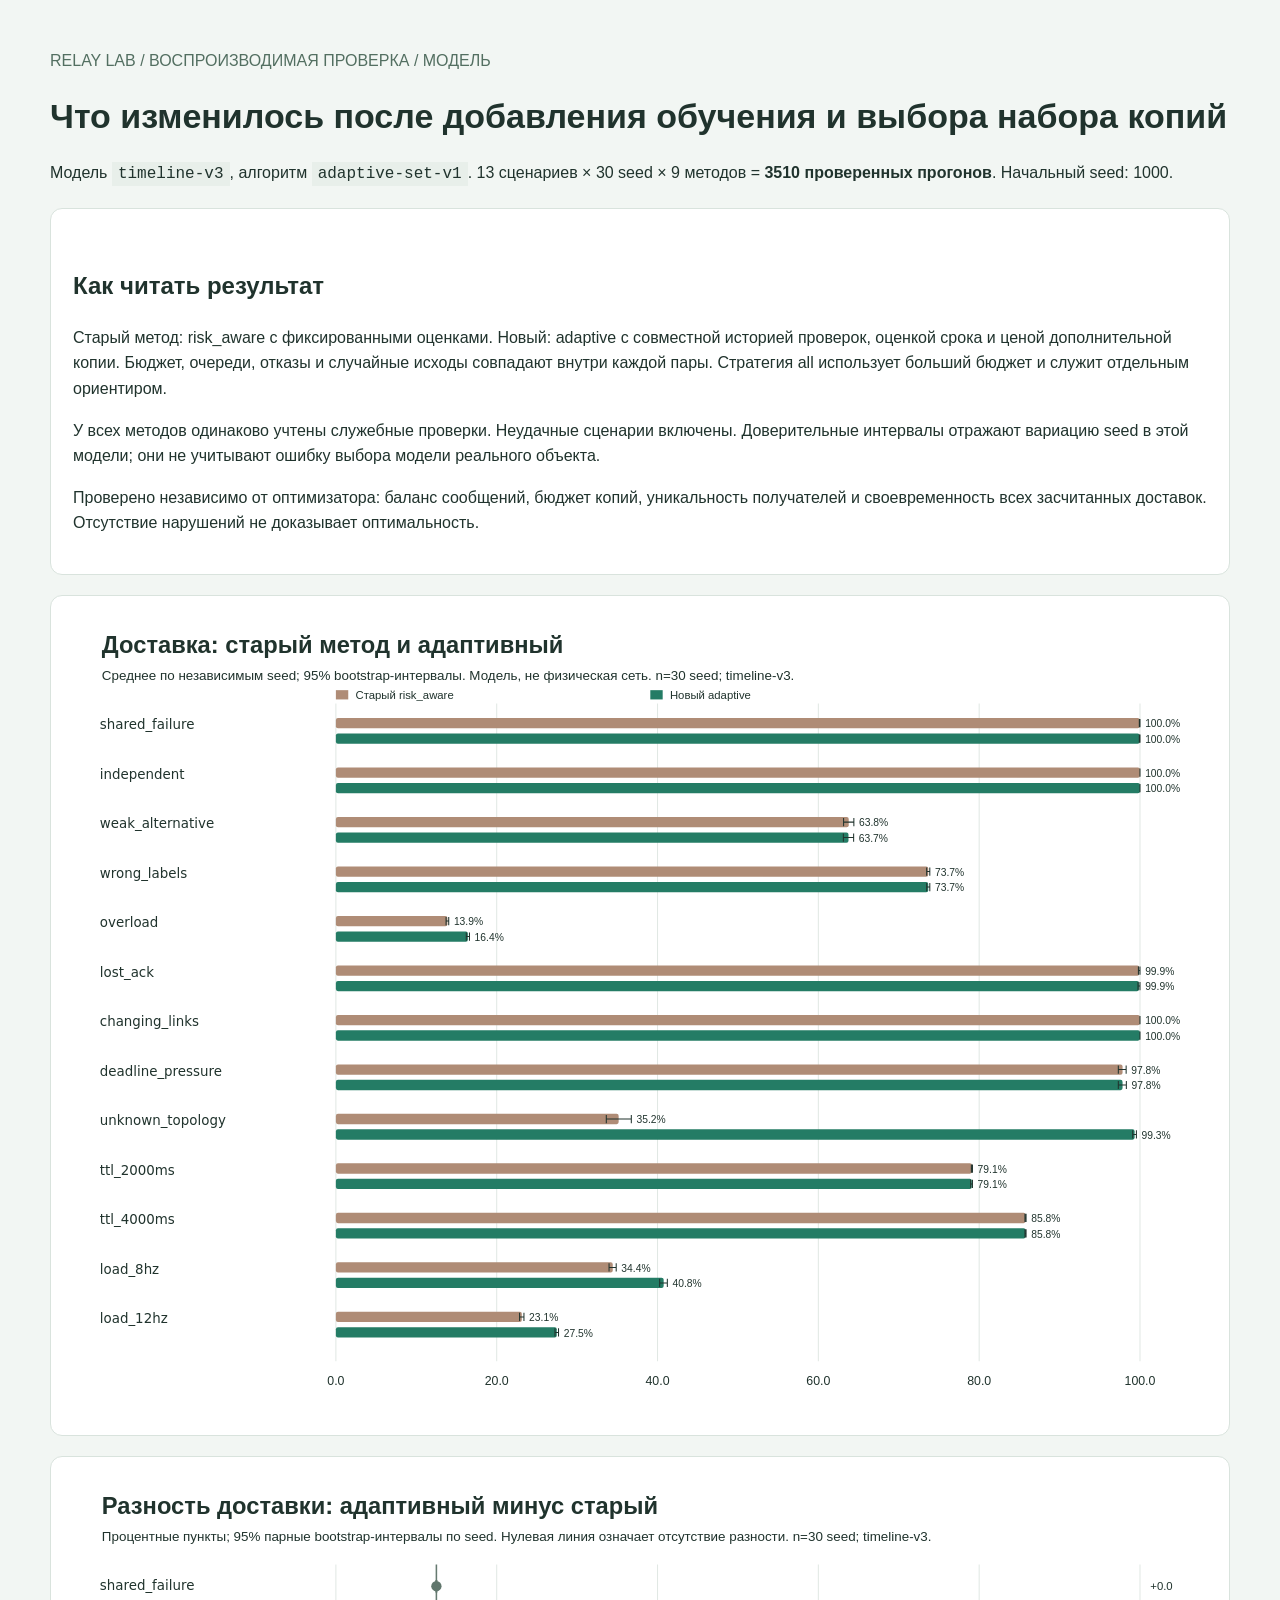
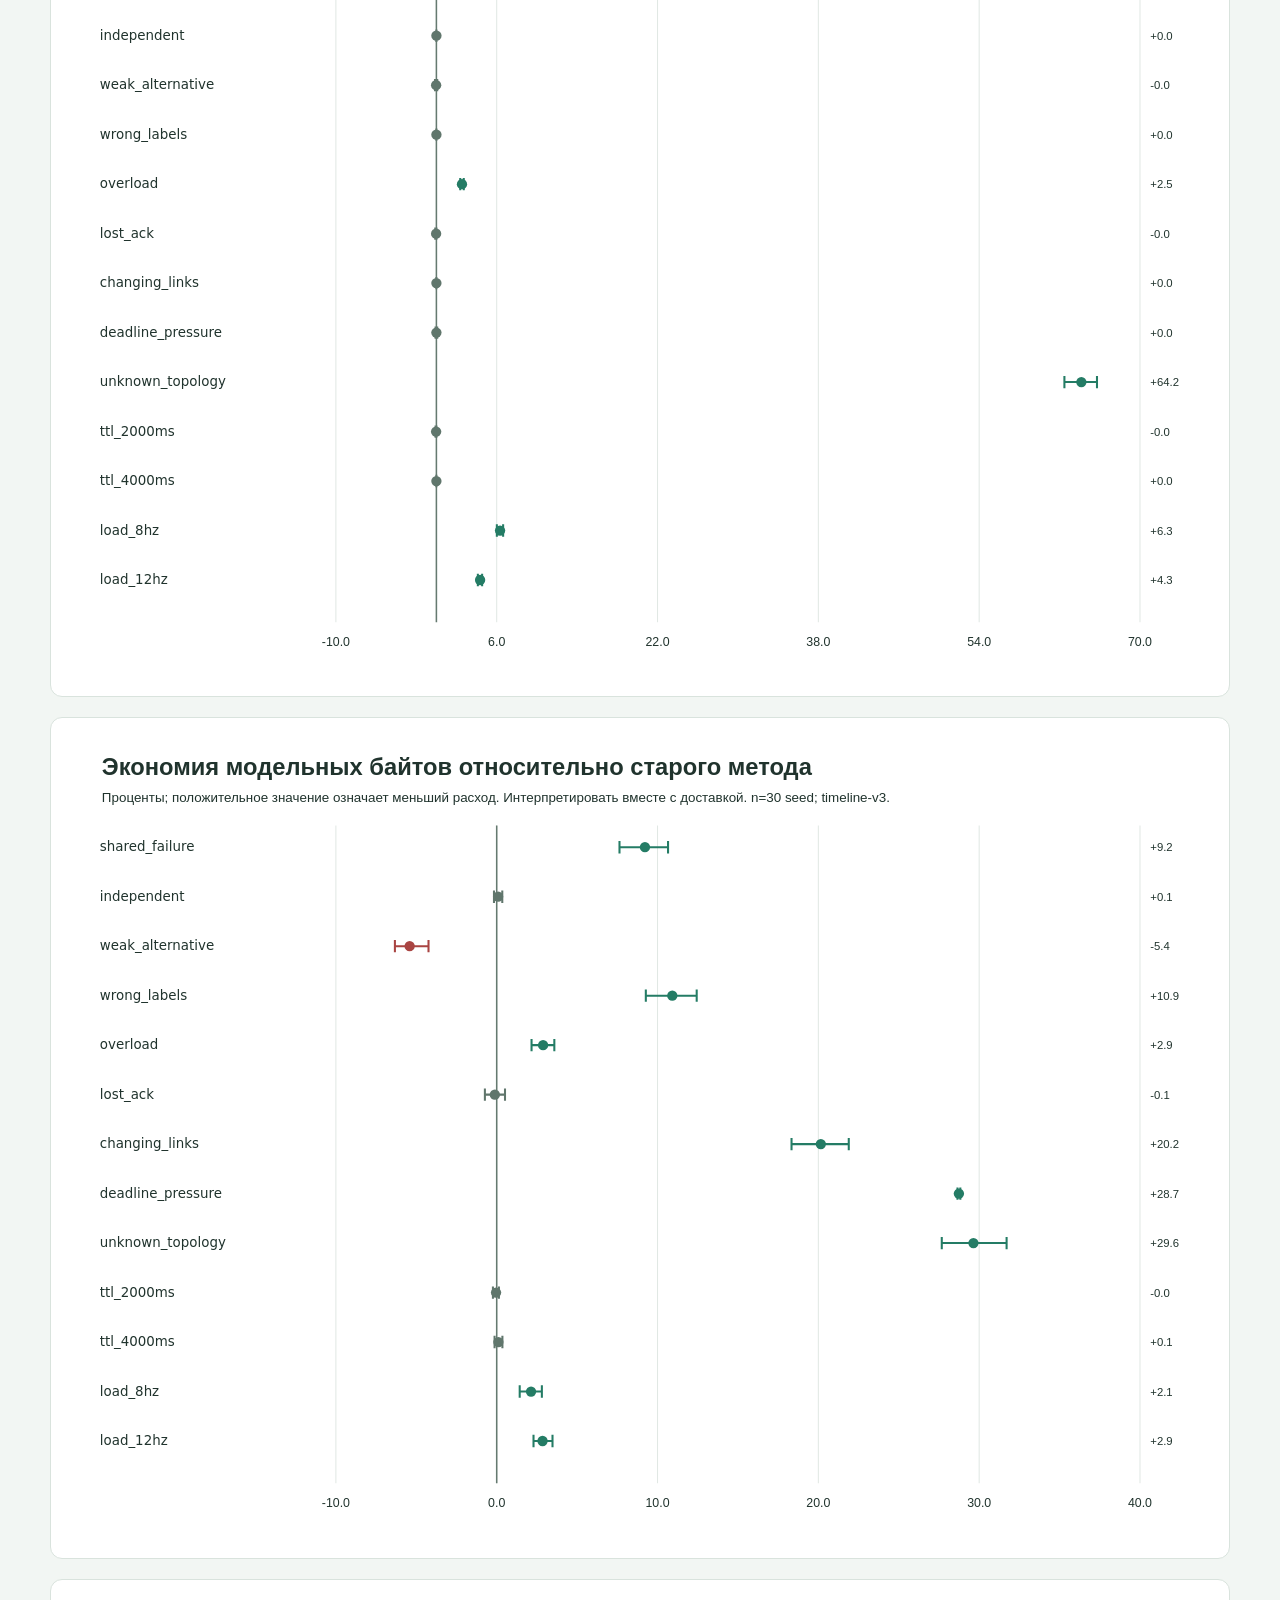
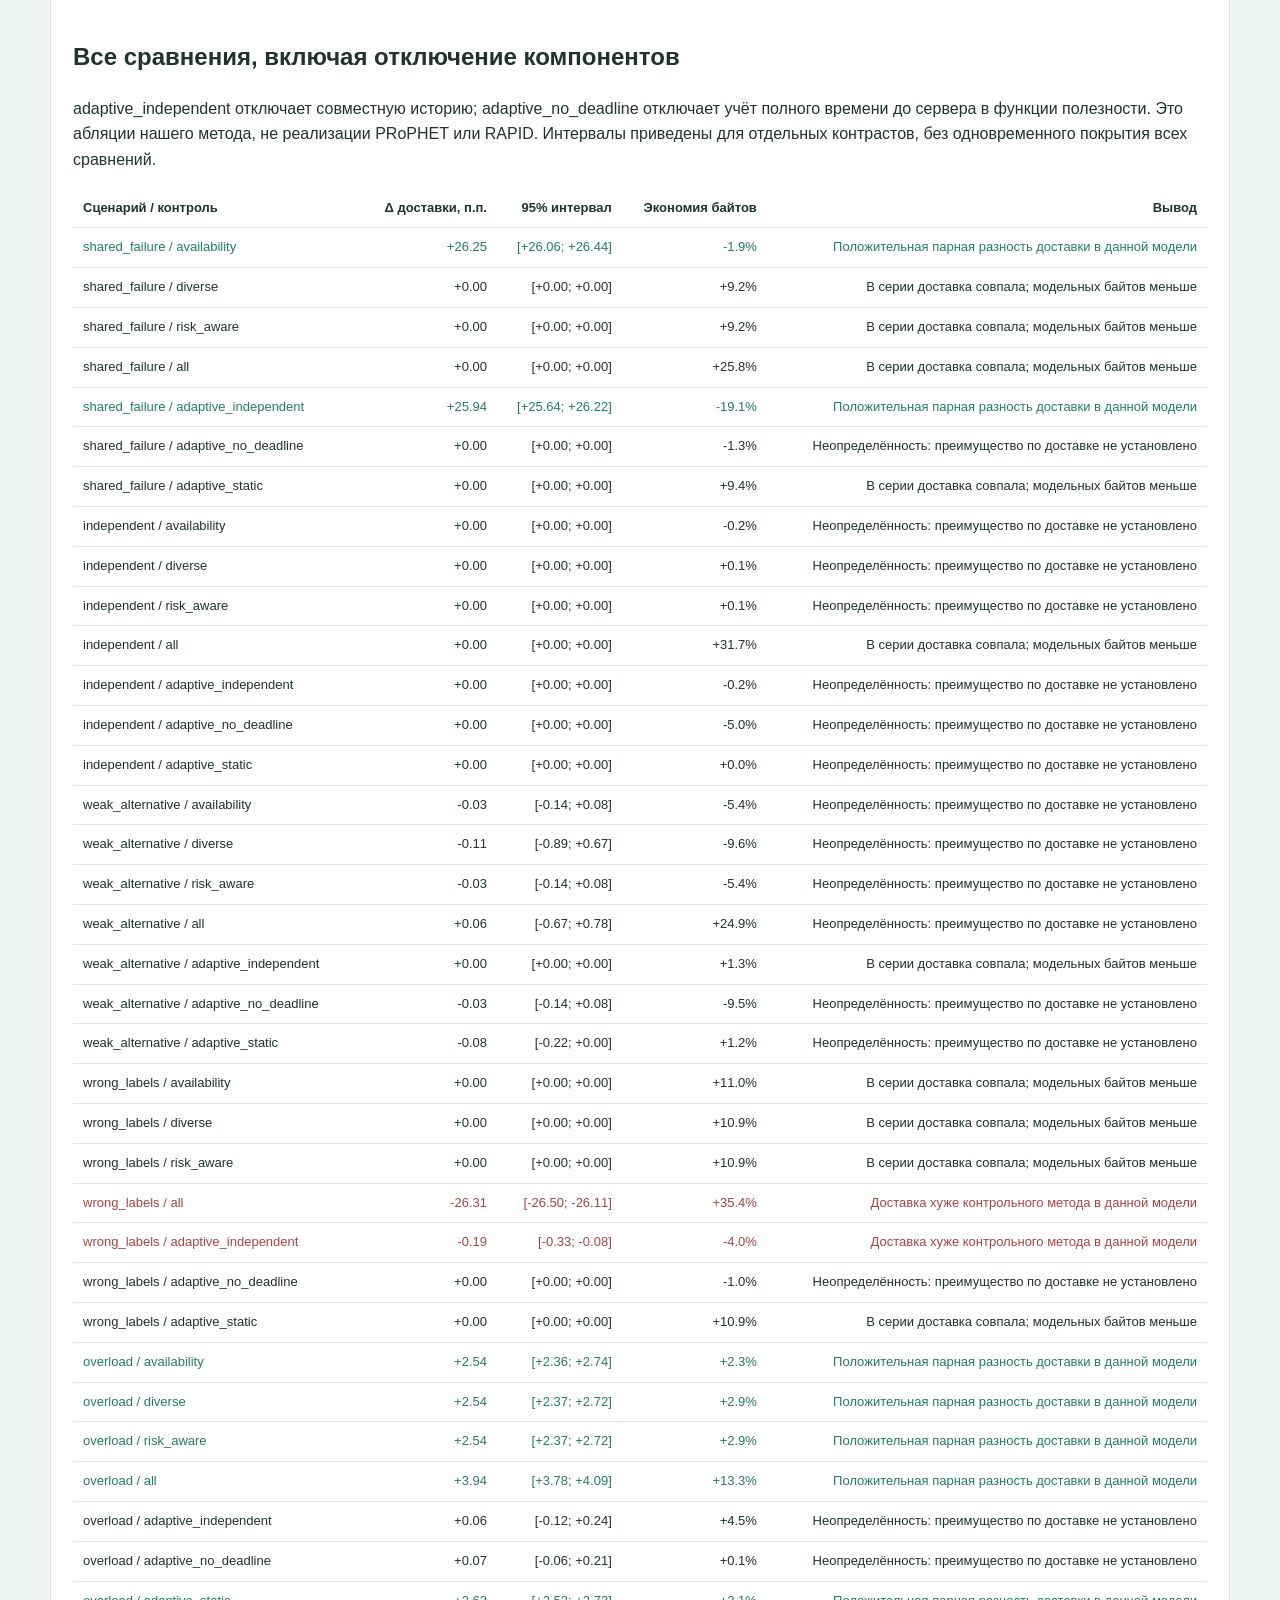
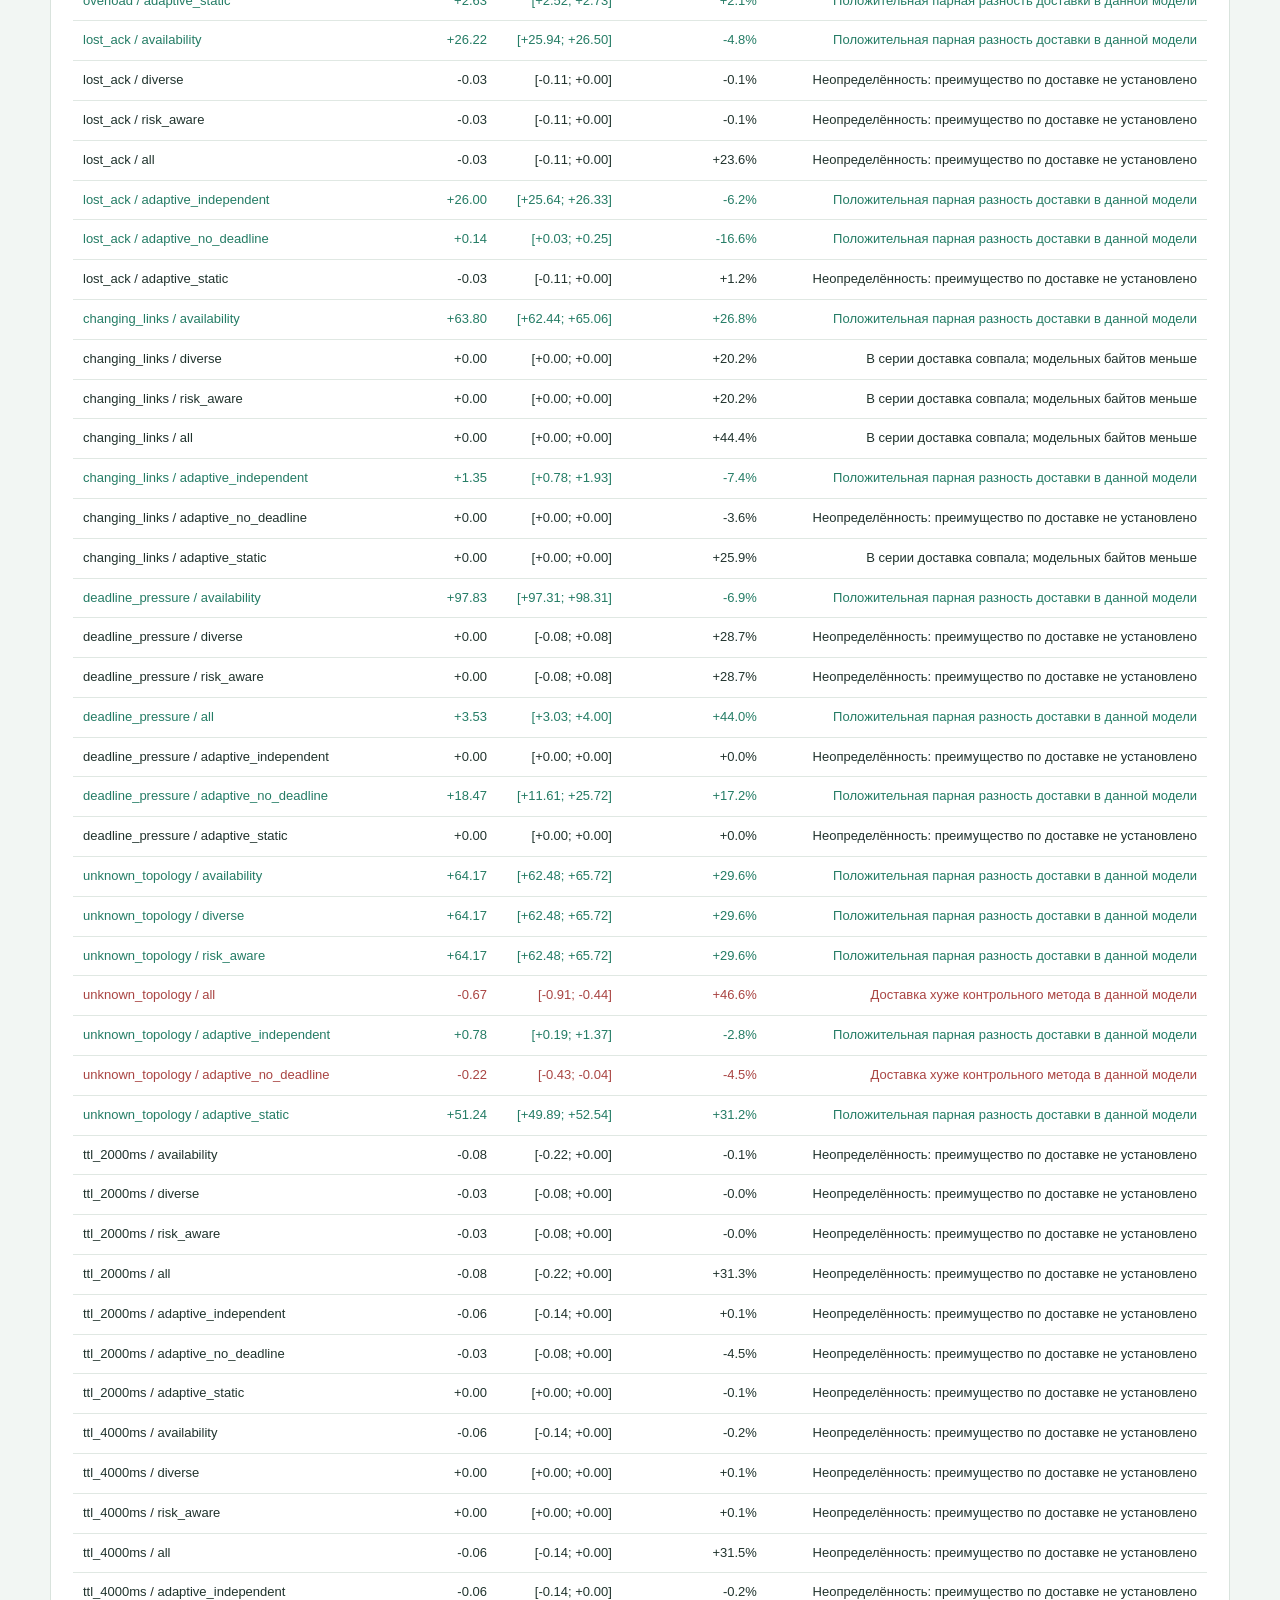
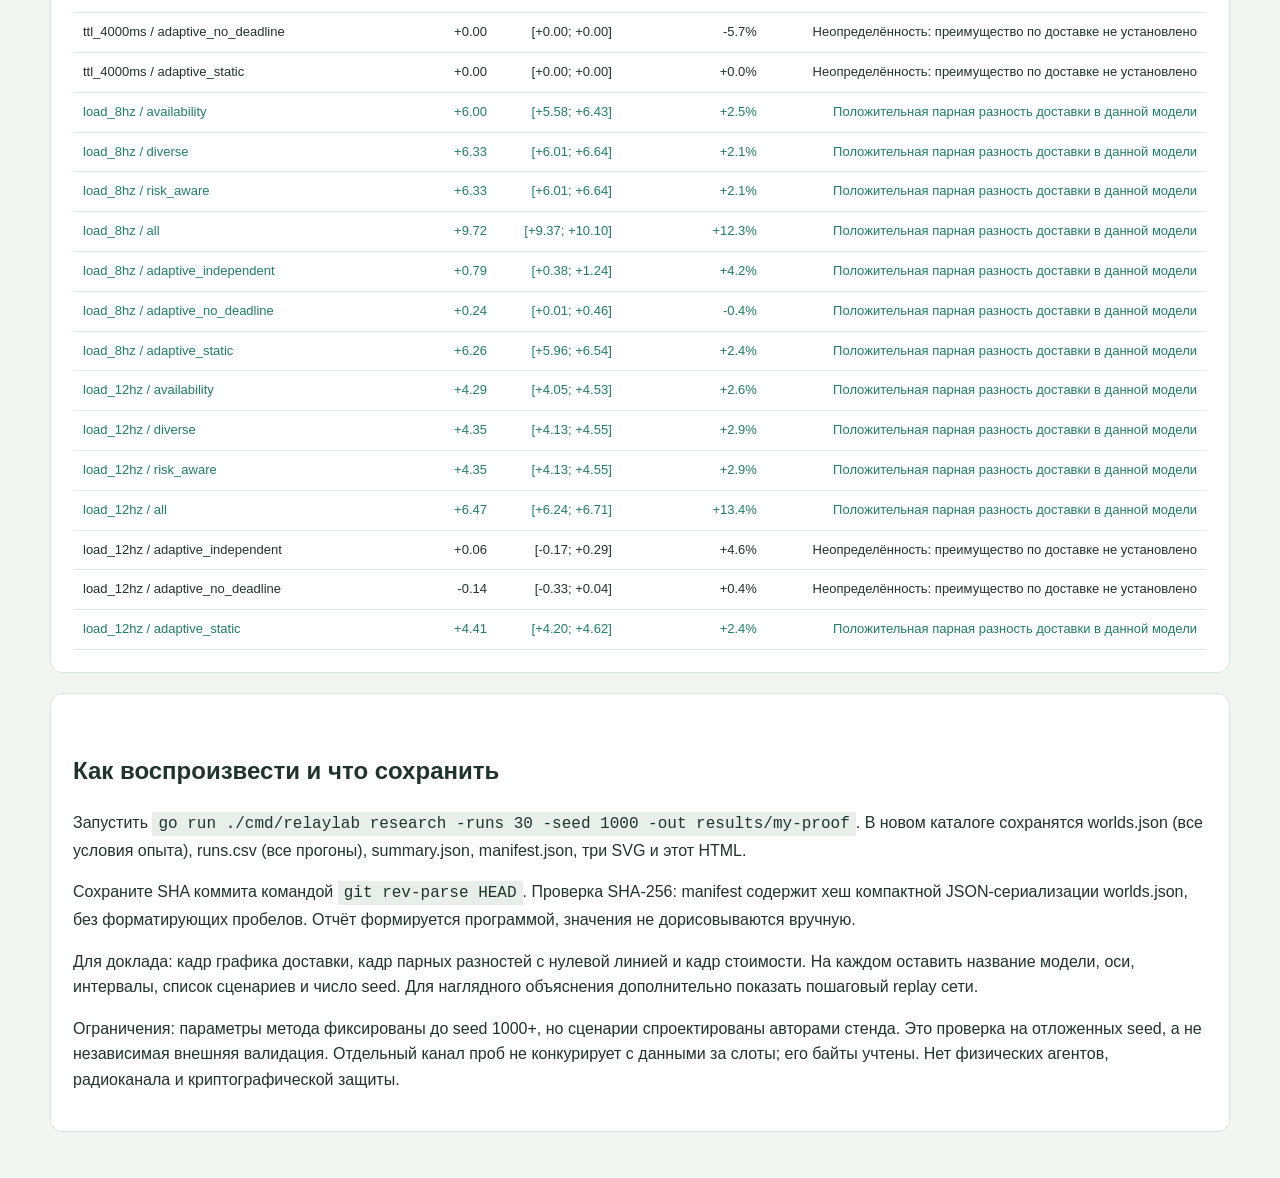
<file: docs/evidence.html>
<!doctype html><html lang="ru"><meta charset="utf-8"><meta name="viewport" content="width=device-width,initial-scale=1"><title>RelayLab: проверка адаптивного алгоритма</title><style>body{margin:0;background:#f2f6f3;color:#20332d;font:16px/1.6 Arial,sans-serif}main{max-width:1180px;margin:auto;padding:32px}h1{font-size:34px;line-height:1.2}h2{margin-top:36px}article,.figure{background:white;border:1px solid #d9e3dd;border-radius:12px;padding:22px;margin:20px 0}.meta{color:#536f61}.figure{overflow:auto}.figure svg{width:100%;min-width:760px;height:auto}.scroll{overflow:auto}table{border-collapse:collapse;min-width:900px;width:100%;font-size:13px}th,td{padding:9px 10px;border-bottom:1px solid #e0e8e3;text-align:right}th:first-child,td:first-child{text-align:left}.bad{color:#a94442}.good{color:#247c65}code{background:#e8efea;padding:3px 6px}@media print{body{background:white}main{padding:0}.figure{break-inside:avoid}article{break-inside:avoid}}</style><main><p class="meta">RELAY LAB / ВОСПРОИЗВОДИМАЯ ПРОВЕРКА / МОДЕЛЬ</p><h1>Что изменилось после добавления обучения и выбора набора копий</h1><p>Модель <code>timeline-v3</code>, алгоритм <code>adaptive-set-v1</code>. 13 сценариев × 30 seed × 9 методов = <strong>3510 проверенных прогонов</strong>. Начальный seed: 1000.</p><article><h2>Как читать результат</h2><p>Старый метод: risk_aware с фиксированными оценками. Новый: adaptive с совместной историей проверок, оценкой срока и ценой дополнительной копии. Бюджет, очереди, отказы и случайные исходы совпадают внутри каждой пары. Стратегия all использует больший бюджет и служит отдельным ориентиром.</p><p>У всех методов одинаково учтены служебные проверки. Неудачные сценарии включены. Доверительные интервалы отражают вариацию seed в этой модели; они не учитывают ошибку выбора модели реального объекта.</p><p>Проверено независимо от оптимизатора: баланс сообщений, бюджет копий, уникальность получателей и своевременность всех засчитанных доставок. Отсутствие нарушений не доказывает оптимальность.</p></article><section class="figure"><svg xmlns="http://www.w3.org/2000/svg" width="1100" height="764" viewBox="0 0 1100 764" role="img"><rect width="100%" height="100%" fill="white"/><g font-family="Arial, sans-serif" fill="#20332d"><text x="28" y="34" font-size="23" font-weight="bold">Доставка: старый метод и адаптивный</text><text x="28" y="60" font-size="13">Среднее по независимым seed; 95% bootstrap-интервалы. Модель, не физическая сеть. n=30 seed; timeline-v3.</text><rect x="255" y="70" width="12" height="9" fill="#af8c76"/><text x="274" y="79" font-size="11">Старый risk_aware</text><rect x="560" y="70" width="12" height="9" fill="#247c65"/><text x="579" y="79" font-size="11">Новый adaptive</text><path d="M 255.00 83 V 721" stroke="#e1e8e4"/><text x="255.00" y="744" font-size="12" text-anchor="middle">0.0</text><path d="M 411.00 83 V 721" stroke="#e1e8e4"/><text x="411.00" y="744" font-size="12" text-anchor="middle">20.0</text><path d="M 567.00 83 V 721" stroke="#e1e8e4"/><text x="567.00" y="744" font-size="12" text-anchor="middle">40.0</text><path d="M 723.00 83 V 721" stroke="#e1e8e4"/><text x="723.00" y="744" font-size="12" text-anchor="middle">60.0</text><path d="M 879.00 83 V 721" stroke="#e1e8e4"/><text x="879.00" y="744" font-size="12" text-anchor="middle">80.0</text><path d="M 1035.00 83 V 721" stroke="#e1e8e4"/><text x="1035.00" y="744" font-size="12" text-anchor="middle">100.0</text><text x="26" y="108" font-size="13" fill="#20332d" font-family="DejaVu Sans, sans-serif">shared_failure</text><rect x="255" y="97" width="779.78" height="10" rx="2" fill="#af8c76"/><path d="M 1034.35 102 H 1035.00 M 1034.35 98 v 8 M 1035.00 98 v 8" stroke="#20332d"/><text x="1040.00" y="106" font-size="10">100.0%</text><rect x="255" y="112" width="779.78" height="10" rx="2" fill="#247c65"/><path d="M 1034.35 117 H 1035.00 M 1034.35 113 v 8 M 1035.00 113 v 8" stroke="#20332d"/><text x="1040.00" y="121" font-size="10">100.0%</text><text x="26" y="156" font-size="13" fill="#20332d" font-family="DejaVu Sans, sans-serif">independent</text><rect x="255" y="145" width="780.00" height="10" rx="2" fill="#af8c76"/><path d="M 1035.00 150 H 1035.00 M 1035.00 146 v 8 M 1035.00 146 v 8" stroke="#20332d"/><text x="1040.00" y="154" font-size="10">100.0%</text><rect x="255" y="160" width="780.00" height="10" rx="2" fill="#247c65"/><path d="M 1035.00 165 H 1035.00 M 1035.00 161 v 8 M 1035.00 161 v 8" stroke="#20332d"/><text x="1040.00" y="169" font-size="10">100.0%</text><text x="26" y="204" font-size="13" fill="#20332d" font-family="DejaVu Sans, sans-serif">weak_alternative</text><rect x="255" y="193" width="497.47" height="10" rx="2" fill="#af8c76"/><path d="M 747.48 198 H 757.45 M 747.48 194 v 8 M 757.45 194 v 8" stroke="#20332d"/><text x="762.45" y="202" font-size="10">63.8%</text><rect x="255" y="208" width="497.25" height="10" rx="2" fill="#247c65"/><path d="M 747.27 213 H 757.23 M 747.27 209 v 8 M 757.23 209 v 8" stroke="#20332d"/><text x="762.23" y="217" font-size="10">63.7%</text><text x="26" y="252" font-size="13" fill="#20332d" font-family="DejaVu Sans, sans-serif">wrong_labels</text><rect x="255" y="241" width="574.60" height="10" rx="2" fill="#af8c76"/><path d="M 828.08 246 H 831.12 M 828.08 242 v 8 M 831.12 242 v 8" stroke="#20332d"/><text x="836.12" y="250" font-size="10">73.7%</text><rect x="255" y="256" width="574.60" height="10" rx="2" fill="#247c65"/><path d="M 828.08 261 H 831.12 M 828.08 257 v 8 M 831.12 257 v 8" stroke="#20332d"/><text x="836.12" y="265" font-size="10">73.7%</text><text x="26" y="300" font-size="13" fill="#20332d" font-family="DejaVu Sans, sans-serif">overload</text><rect x="255" y="289" width="108.20" height="10" rx="2" fill="#af8c76"/><path d="M 361.90 294 H 364.46 M 361.90 290 v 8 M 364.46 290 v 8" stroke="#20332d"/><text x="369.46" y="298" font-size="10">13.9%</text><rect x="255" y="304" width="128.05" height="10" rx="2" fill="#247c65"/><path d="M 381.49 309 H 384.57 M 381.49 305 v 8 M 384.57 305 v 8" stroke="#20332d"/><text x="389.57" y="313" font-size="10">16.4%</text><text x="26" y="348" font-size="13" fill="#20332d" font-family="DejaVu Sans, sans-serif">lost_ack</text><rect x="255" y="337" width="779.35" height="10" rx="2" fill="#af8c76"/><path d="M 1033.48 342 H 1035.00 M 1033.48 338 v 8 M 1035.00 338 v 8" stroke="#20332d"/><text x="1040.00" y="346" font-size="10">99.9%</text><rect x="255" y="352" width="779.13" height="10" rx="2" fill="#247c65"/><path d="M 1033.05 357 H 1035.00 M 1033.05 353 v 8 M 1035.00 353 v 8" stroke="#20332d"/><text x="1040.00" y="361" font-size="10">99.9%</text><text x="26" y="396" font-size="13" fill="#20332d" font-family="DejaVu Sans, sans-serif">changing_links</text><rect x="255" y="385" width="780.00" height="10" rx="2" fill="#af8c76"/><path d="M 1035.00 390 H 1035.00 M 1035.00 386 v 8 M 1035.00 386 v 8" stroke="#20332d"/><text x="1040.00" y="394" font-size="10">100.0%</text><rect x="255" y="400" width="780.00" height="10" rx="2" fill="#247c65"/><path d="M 1035.00 405 H 1035.00 M 1035.00 401 v 8 M 1035.00 401 v 8" stroke="#20332d"/><text x="1040.00" y="409" font-size="10">100.0%</text><text x="26" y="444" font-size="13" fill="#20332d" font-family="DejaVu Sans, sans-serif">deadline_pressure</text><rect x="255" y="433" width="763.10" height="10" rx="2" fill="#af8c76"/><path d="M 1013.98 438 H 1021.57 M 1013.98 434 v 8 M 1021.57 434 v 8" stroke="#20332d"/><text x="1026.57" y="442" font-size="10">97.8%</text><rect x="255" y="448" width="763.10" height="10" rx="2" fill="#247c65"/><path d="M 1013.98 453 H 1021.78 M 1013.98 449 v 8 M 1021.78 449 v 8" stroke="#20332d"/><text x="1026.78" y="457" font-size="10">97.8%</text><text x="26" y="492" font-size="13" fill="#20332d" font-family="DejaVu Sans, sans-serif">unknown_topology</text><rect x="255" y="481" width="274.30" height="10" rx="2" fill="#af8c76"/><path d="M 517.31 486 H 541.58 M 517.31 482 v 8 M 541.58 482 v 8" stroke="#20332d"/><text x="546.58" y="490" font-size="10">35.2%</text><rect x="255" y="496" width="774.80" height="10" rx="2" fill="#247c65"/><path d="M 1027.92 501 H 1031.53 M 1027.92 497 v 8 M 1031.53 497 v 8" stroke="#20332d"/><text x="1036.53" y="505" font-size="10">99.3%</text><text x="26" y="540" font-size="13" fill="#20332d" font-family="DejaVu Sans, sans-serif">ttl_2000ms</text><rect x="255" y="529" width="617.07" height="10" rx="2" fill="#af8c76"/><path d="M 871.42 534 H 872.50 M 871.42 530 v 8 M 872.50 530 v 8" stroke="#20332d"/><text x="877.50" y="538" font-size="10">79.1%</text><rect x="255" y="544" width="616.85" height="10" rx="2" fill="#247c65"/><path d="M 870.77 549 H 872.50 M 870.77 545 v 8 M 872.50 545 v 8" stroke="#20332d"/><text x="877.50" y="553" font-size="10">79.1%</text><text x="26" y="588" font-size="13" fill="#20332d" font-family="DejaVu Sans, sans-serif">ttl_4000ms</text><rect x="255" y="577" width="669.07" height="10" rx="2" fill="#af8c76"/><path d="M 923.42 582 H 924.50 M 923.42 578 v 8 M 924.50 578 v 8" stroke="#20332d"/><text x="929.50" y="586" font-size="10">85.8%</text><rect x="255" y="592" width="669.07" height="10" rx="2" fill="#247c65"/><path d="M 923.42 597 H 924.50 M 923.42 593 v 8 M 924.50 593 v 8" stroke="#20332d"/><text x="929.50" y="601" font-size="10">85.8%</text><text x="26" y="636" font-size="13" fill="#20332d" font-family="DejaVu Sans, sans-serif">load_8hz</text><rect x="255" y="625" width="268.56" height="10" rx="2" fill="#af8c76"/><path d="M 519.98 630 H 526.92 M 519.98 626 v 8 M 526.92 626 v 8" stroke="#20332d"/><text x="531.92" y="634" font-size="10">34.4%</text><rect x="255" y="640" width="317.96" height="10" rx="2" fill="#247c65"/><path d="M 569.06 645 H 576.53 M 569.06 641 v 8 M 576.53 641 v 8" stroke="#20332d"/><text x="581.53" y="649" font-size="10">40.8%</text><text x="26" y="684" font-size="13" fill="#20332d" font-family="DejaVu Sans, sans-serif">load_12hz</text><rect x="255" y="673" width="180.35" height="10" rx="2" fill="#af8c76"/><path d="M 433.19 678 H 437.43 M 433.19 674 v 8 M 437.43 674 v 8" stroke="#20332d"/><text x="442.43" y="682" font-size="10">23.1%</text><rect x="255" y="688" width="214.25" height="10" rx="2" fill="#247c65"/><path d="M 467.52 693 H 470.97 M 467.52 689 v 8 M 470.97 689 v 8" stroke="#20332d"/><text x="475.97" y="697" font-size="10">27.5%</text></g></svg></section><section class="figure"><svg xmlns="http://www.w3.org/2000/svg" width="1100" height="764" viewBox="0 0 1100 764" role="img"><rect width="100%" height="100%" fill="white"/><g font-family="Arial, sans-serif" fill="#20332d"><text x="28" y="34" font-size="23" font-weight="bold">Разность доставки: адаптивный минус старый</text><text x="28" y="60" font-size="13">Процентные пункты; 95% парные bootstrap-интервалы по seed. Нулевая линия означает отсутствие разности. n=30 seed; timeline-v3.</text><path d="M 255.00 83 V 721" stroke="#e1e8e4"/><text x="255.00" y="744" font-size="12" text-anchor="middle">-10.0</text><path d="M 411.00 83 V 721" stroke="#e1e8e4"/><text x="411.00" y="744" font-size="12" text-anchor="middle">6.0</text><path d="M 567.00 83 V 721" stroke="#e1e8e4"/><text x="567.00" y="744" font-size="12" text-anchor="middle">22.0</text><path d="M 723.00 83 V 721" stroke="#e1e8e4"/><text x="723.00" y="744" font-size="12" text-anchor="middle">38.0</text><path d="M 879.00 83 V 721" stroke="#e1e8e4"/><text x="879.00" y="744" font-size="12" text-anchor="middle">54.0</text><path d="M 1035.00 83 V 721" stroke="#e1e8e4"/><text x="1035.00" y="744" font-size="12" text-anchor="middle">70.0</text><path d="M 352.50 83 V 721" stroke="#657a70" stroke-width="1.5"/><text x="26" y="108" font-size="13" fill="#20332d" font-family="DejaVu Sans, sans-serif">shared_failure</text><path d="M 352.50 104 H 352.50 M 352.50 98 v 12 M 352.50 98 v 12" stroke="#60766c" stroke-width="2"/><circle cx="352.50" cy="104" r="5" fill="#60766c"/><text x="1045" y="108" font-size="11">+0.0</text><text x="26" y="156" font-size="13" fill="#20332d" font-family="DejaVu Sans, sans-serif">independent</text><path d="M 352.50 152 H 352.50 M 352.50 146 v 12 M 352.50 146 v 12" stroke="#60766c" stroke-width="2"/><circle cx="352.50" cy="152" r="5" fill="#60766c"/><text x="1045" y="156" font-size="11">+0.0</text><text x="26" y="204" font-size="13" fill="#20332d" font-family="DejaVu Sans, sans-serif">weak_alternative</text><path d="M 351.15 200 H 353.31 M 351.15 194 v 12 M 353.31 194 v 12" stroke="#60766c" stroke-width="2"/><circle cx="352.23" cy="200" r="5" fill="#60766c"/><text x="1045" y="204" font-size="11">-0.0</text><text x="26" y="252" font-size="13" fill="#20332d" font-family="DejaVu Sans, sans-serif">wrong_labels</text><path d="M 352.50 248 H 352.50 M 352.50 242 v 12 M 352.50 242 v 12" stroke="#60766c" stroke-width="2"/><circle cx="352.50" cy="248" r="5" fill="#60766c"/><text x="1045" y="252" font-size="11">+0.0</text><text x="26" y="300" font-size="13" fill="#20332d" font-family="DejaVu Sans, sans-serif">overload</text><path d="M 375.63 296 H 379.04 M 375.63 290 v 12 M 379.04 290 v 12" stroke="#247c65" stroke-width="2"/><circle cx="377.31" cy="296" r="5" fill="#247c65"/><text x="1045" y="300" font-size="11">+2.5</text><text x="26" y="348" font-size="13" fill="#20332d" font-family="DejaVu Sans, sans-serif">lost_ack</text><path d="M 351.42 344 H 352.50 M 351.42 338 v 12 M 352.50 338 v 12" stroke="#60766c" stroke-width="2"/><circle cx="352.23" cy="344" r="5" fill="#60766c"/><text x="1045" y="348" font-size="11">-0.0</text><text x="26" y="396" font-size="13" fill="#20332d" font-family="DejaVu Sans, sans-serif">changing_links</text><path d="M 352.50 392 H 352.50 M 352.50 386 v 12 M 352.50 386 v 12" stroke="#60766c" stroke-width="2"/><circle cx="352.50" cy="392" r="5" fill="#60766c"/><text x="1045" y="396" font-size="11">+0.0</text><text x="26" y="444" font-size="13" fill="#20332d" font-family="DejaVu Sans, sans-serif">deadline_pressure</text><path d="M 351.69 440 H 353.31 M 351.69 434 v 12 M 353.31 434 v 12" stroke="#60766c" stroke-width="2"/><circle cx="352.50" cy="440" r="5" fill="#60766c"/><text x="1045" y="444" font-size="11">+0.0</text><text x="26" y="492" font-size="13" fill="#20332d" font-family="DejaVu Sans, sans-serif">unknown_topology</text><path d="M 961.69 488 H 993.29 M 961.69 482 v 12 M 993.29 482 v 12" stroke="#247c65" stroke-width="2"/><circle cx="978.13" cy="488" r="5" fill="#247c65"/><text x="1045" y="492" font-size="11">+64.2</text><text x="26" y="540" font-size="13" fill="#20332d" font-family="DejaVu Sans, sans-serif">ttl_2000ms</text><path d="M 351.69 536 H 352.50 M 351.69 530 v 12 M 352.50 530 v 12" stroke="#60766c" stroke-width="2"/><circle cx="352.23" cy="536" r="5" fill="#60766c"/><text x="1045" y="540" font-size="11">-0.0</text><text x="26" y="588" font-size="13" fill="#20332d" font-family="DejaVu Sans, sans-serif">ttl_4000ms</text><path d="M 352.50 584 H 352.50 M 352.50 578 v 12 M 352.50 578 v 12" stroke="#60766c" stroke-width="2"/><circle cx="352.50" cy="584" r="5" fill="#60766c"/><text x="1045" y="588" font-size="11">+0.0</text><text x="26" y="636" font-size="13" fill="#20332d" font-family="DejaVu Sans, sans-serif">load_8hz</text><path d="M 411.14 632 H 417.23 M 411.14 626 v 12 M 417.23 626 v 12" stroke="#247c65" stroke-width="2"/><circle cx="414.25" cy="632" r="5" fill="#247c65"/><text x="1045" y="636" font-size="11">+6.3</text><text x="26" y="684" font-size="13" fill="#20332d" font-family="DejaVu Sans, sans-serif">load_12hz</text><path d="M 392.72 680 H 396.85 M 392.72 674 v 12 M 396.85 674 v 12" stroke="#247c65" stroke-width="2"/><circle cx="394.88" cy="680" r="5" fill="#247c65"/><text x="1045" y="684" font-size="11">+4.3</text></g></svg></section><section class="figure"><svg xmlns="http://www.w3.org/2000/svg" width="1100" height="764" viewBox="0 0 1100 764" role="img"><rect width="100%" height="100%" fill="white"/><g font-family="Arial, sans-serif" fill="#20332d"><text x="28" y="34" font-size="23" font-weight="bold">Экономия модельных байтов относительно старого метода</text><text x="28" y="60" font-size="13">Проценты; положительное значение означает меньший расход. Интерпретировать вместе с доставкой. n=30 seed; timeline-v3.</text><path d="M 255.00 83 V 721" stroke="#e1e8e4"/><text x="255.00" y="744" font-size="12" text-anchor="middle">-10.0</text><path d="M 411.00 83 V 721" stroke="#e1e8e4"/><text x="411.00" y="744" font-size="12" text-anchor="middle">0.0</text><path d="M 567.00 83 V 721" stroke="#e1e8e4"/><text x="567.00" y="744" font-size="12" text-anchor="middle">10.0</text><path d="M 723.00 83 V 721" stroke="#e1e8e4"/><text x="723.00" y="744" font-size="12" text-anchor="middle">20.0</text><path d="M 879.00 83 V 721" stroke="#e1e8e4"/><text x="879.00" y="744" font-size="12" text-anchor="middle">30.0</text><path d="M 1035.00 83 V 721" stroke="#e1e8e4"/><text x="1035.00" y="744" font-size="12" text-anchor="middle">40.0</text><path d="M 411.00 83 V 721" stroke="#657a70" stroke-width="1.5"/><text x="26" y="108" font-size="13" fill="#20332d" font-family="DejaVu Sans, sans-serif">shared_failure</text><path d="M 530.11 104 H 577.22 M 530.11 98 v 12 M 577.22 98 v 12" stroke="#247c65" stroke-width="2"/><circle cx="554.80" cy="104" r="5" fill="#247c65"/><text x="1045" y="108" font-size="11">+9.2</text><text x="26" y="156" font-size="13" fill="#20332d" font-family="DejaVu Sans, sans-serif">independent</text><path d="M 408.35 152 H 416.41 M 408.35 146 v 12 M 416.41 146 v 12" stroke="#60766c" stroke-width="2"/><circle cx="412.36" cy="152" r="5" fill="#60766c"/><text x="1045" y="156" font-size="11">+0.1</text><text x="26" y="204" font-size="13" fill="#20332d" font-family="DejaVu Sans, sans-serif">weak_alternative</text><path d="M 312.25 200 H 344.85 M 312.25 194 v 12 M 344.85 194 v 12" stroke="#a94442" stroke-width="2"/><circle cx="326.55" cy="200" r="5" fill="#a94442"/><text x="1045" y="204" font-size="11">-5.4</text><text x="26" y="252" font-size="13" fill="#20332d" font-family="DejaVu Sans, sans-serif">wrong_labels</text><path d="M 555.65 248 H 605.00 M 555.65 242 v 12 M 605.00 242 v 12" stroke="#247c65" stroke-width="2"/><circle cx="581.33" cy="248" r="5" fill="#247c65"/><text x="1045" y="252" font-size="11">+10.9</text><text x="26" y="300" font-size="13" fill="#20332d" font-family="DejaVu Sans, sans-serif">overload</text><path d="M 444.80 296 H 466.90 M 444.80 290 v 12 M 466.90 290 v 12" stroke="#247c65" stroke-width="2"/><circle cx="455.99" cy="296" r="5" fill="#247c65"/><text x="1045" y="300" font-size="11">+2.9</text><text x="26" y="348" font-size="13" fill="#20332d" font-family="DejaVu Sans, sans-serif">lost_ack</text><path d="M 399.54 344 H 419.05 M 399.54 338 v 12 M 419.05 338 v 12" stroke="#60766c" stroke-width="2"/><circle cx="409.19" cy="344" r="5" fill="#60766c"/><text x="1045" y="348" font-size="11">-0.1</text><text x="26" y="396" font-size="13" fill="#20332d" font-family="DejaVu Sans, sans-serif">changing_links</text><path d="M 696.99 392 H 752.51 M 696.99 386 v 12 M 752.51 386 v 12" stroke="#247c65" stroke-width="2"/><circle cx="725.40" cy="392" r="5" fill="#247c65"/><text x="1045" y="396" font-size="11">+20.2</text><text x="26" y="444" font-size="13" fill="#20332d" font-family="DejaVu Sans, sans-serif">deadline_pressure</text><path d="M 857.96 440 H 860.73 M 857.96 434 v 12 M 860.73 434 v 12" stroke="#247c65" stroke-width="2"/><circle cx="859.34" cy="440" r="5" fill="#247c65"/><text x="1045" y="444" font-size="11">+28.7</text><text x="26" y="492" font-size="13" fill="#20332d" font-family="DejaVu Sans, sans-serif">unknown_topology</text><path d="M 842.73 488 H 905.61 M 842.73 482 v 12 M 905.61 482 v 12" stroke="#247c65" stroke-width="2"/><circle cx="873.45" cy="488" r="5" fill="#247c65"/><text x="1045" y="492" font-size="11">+29.6</text><text x="26" y="540" font-size="13" fill="#20332d" font-family="DejaVu Sans, sans-serif">ttl_2000ms</text><path d="M 407.34 536 H 413.14 M 407.34 530 v 12 M 413.14 530 v 12" stroke="#60766c" stroke-width="2"/><circle cx="410.37" cy="536" r="5" fill="#60766c"/><text x="1045" y="540" font-size="11">-0.0</text><text x="26" y="588" font-size="13" fill="#20332d" font-family="DejaVu Sans, sans-serif">ttl_4000ms</text><path d="M 408.93 584 H 416.53 M 408.93 578 v 12 M 416.53 578 v 12" stroke="#60766c" stroke-width="2"/><circle cx="412.62" cy="584" r="5" fill="#60766c"/><text x="1045" y="588" font-size="11">+0.1</text><text x="26" y="636" font-size="13" fill="#20332d" font-family="DejaVu Sans, sans-serif">load_8hz</text><path d="M 433.31 632 H 454.81 M 433.31 626 v 12 M 454.81 626 v 12" stroke="#247c65" stroke-width="2"/><circle cx="444.31" cy="632" r="5" fill="#247c65"/><text x="1045" y="636" font-size="11">+2.1</text><text x="26" y="684" font-size="13" fill="#20332d" font-family="DejaVu Sans, sans-serif">load_12hz</text><path d="M 446.71 680 H 465.13 M 446.71 674 v 12 M 465.13 674 v 12" stroke="#247c65" stroke-width="2"/><circle cx="455.47" cy="680" r="5" fill="#247c65"/><text x="1045" y="684" font-size="11">+2.9</text></g></svg></section><article><h2>Все сравнения, включая отключение компонентов</h2><p>adaptive_independent отключает совместную историю; adaptive_no_deadline отключает учёт полного времени до сервера в функции полезности. Это абляции нашего метода, не реализации PRoPHET или RAPID. Интервалы приведены для отдельных контрастов, без одновременного покрытия всех сравнений.</p><div class="scroll"><table><thead><tr><th>Сценарий / контроль</th><th>Δ доставки, п.п.</th><th>95% интервал</th><th>Экономия байтов</th><th>Вывод</th></tr></thead><tbody><tr class="good"><td>shared_failure / availability</td><td>+26.25</td><td>[+26.06; +26.44]</td><td>-1.9%</td><td>Положительная парная разность доставки в данной модели</td></tr><tr class=""><td>shared_failure / diverse</td><td>+0.00</td><td>[+0.00; +0.00]</td><td>+9.2%</td><td>В серии доставка совпала; модельных байтов меньше</td></tr><tr class=""><td>shared_failure / risk_aware</td><td>+0.00</td><td>[+0.00; +0.00]</td><td>+9.2%</td><td>В серии доставка совпала; модельных байтов меньше</td></tr><tr class=""><td>shared_failure / all</td><td>+0.00</td><td>[+0.00; +0.00]</td><td>+25.8%</td><td>В серии доставка совпала; модельных байтов меньше</td></tr><tr class="good"><td>shared_failure / adaptive_independent</td><td>+25.94</td><td>[+25.64; +26.22]</td><td>-19.1%</td><td>Положительная парная разность доставки в данной модели</td></tr><tr class=""><td>shared_failure / adaptive_no_deadline</td><td>+0.00</td><td>[+0.00; +0.00]</td><td>-1.3%</td><td>Неопределённость: преимущество по доставке не установлено</td></tr><tr class=""><td>shared_failure / adaptive_static</td><td>+0.00</td><td>[+0.00; +0.00]</td><td>+9.4%</td><td>В серии доставка совпала; модельных байтов меньше</td></tr><tr class=""><td>independent / availability</td><td>+0.00</td><td>[+0.00; +0.00]</td><td>-0.2%</td><td>Неопределённость: преимущество по доставке не установлено</td></tr><tr class=""><td>independent / diverse</td><td>+0.00</td><td>[+0.00; +0.00]</td><td>+0.1%</td><td>Неопределённость: преимущество по доставке не установлено</td></tr><tr class=""><td>independent / risk_aware</td><td>+0.00</td><td>[+0.00; +0.00]</td><td>+0.1%</td><td>Неопределённость: преимущество по доставке не установлено</td></tr><tr class=""><td>independent / all</td><td>+0.00</td><td>[+0.00; +0.00]</td><td>+31.7%</td><td>В серии доставка совпала; модельных байтов меньше</td></tr><tr class=""><td>independent / adaptive_independent</td><td>+0.00</td><td>[+0.00; +0.00]</td><td>-0.2%</td><td>Неопределённость: преимущество по доставке не установлено</td></tr><tr class=""><td>independent / adaptive_no_deadline</td><td>+0.00</td><td>[+0.00; +0.00]</td><td>-5.0%</td><td>Неопределённость: преимущество по доставке не установлено</td></tr><tr class=""><td>independent / adaptive_static</td><td>+0.00</td><td>[+0.00; +0.00]</td><td>+0.0%</td><td>Неопределённость: преимущество по доставке не установлено</td></tr><tr class=""><td>weak_alternative / availability</td><td>-0.03</td><td>[-0.14; +0.08]</td><td>-5.4%</td><td>Неопределённость: преимущество по доставке не установлено</td></tr><tr class=""><td>weak_alternative / diverse</td><td>-0.11</td><td>[-0.89; +0.67]</td><td>-9.6%</td><td>Неопределённость: преимущество по доставке не установлено</td></tr><tr class=""><td>weak_alternative / risk_aware</td><td>-0.03</td><td>[-0.14; +0.08]</td><td>-5.4%</td><td>Неопределённость: преимущество по доставке не установлено</td></tr><tr class=""><td>weak_alternative / all</td><td>+0.06</td><td>[-0.67; +0.78]</td><td>+24.9%</td><td>Неопределённость: преимущество по доставке не установлено</td></tr><tr class=""><td>weak_alternative / adaptive_independent</td><td>+0.00</td><td>[+0.00; +0.00]</td><td>+1.3%</td><td>В серии доставка совпала; модельных байтов меньше</td></tr><tr class=""><td>weak_alternative / adaptive_no_deadline</td><td>-0.03</td><td>[-0.14; +0.08]</td><td>-9.5%</td><td>Неопределённость: преимущество по доставке не установлено</td></tr><tr class=""><td>weak_alternative / adaptive_static</td><td>-0.08</td><td>[-0.22; +0.00]</td><td>+1.2%</td><td>Неопределённость: преимущество по доставке не установлено</td></tr><tr class=""><td>wrong_labels / availability</td><td>+0.00</td><td>[+0.00; +0.00]</td><td>+11.0%</td><td>В серии доставка совпала; модельных байтов меньше</td></tr><tr class=""><td>wrong_labels / diverse</td><td>+0.00</td><td>[+0.00; +0.00]</td><td>+10.9%</td><td>В серии доставка совпала; модельных байтов меньше</td></tr><tr class=""><td>wrong_labels / risk_aware</td><td>+0.00</td><td>[+0.00; +0.00]</td><td>+10.9%</td><td>В серии доставка совпала; модельных байтов меньше</td></tr><tr class="bad"><td>wrong_labels / all</td><td>-26.31</td><td>[-26.50; -26.11]</td><td>+35.4%</td><td>Доставка хуже контрольного метода в данной модели</td></tr><tr class="bad"><td>wrong_labels / adaptive_independent</td><td>-0.19</td><td>[-0.33; -0.08]</td><td>-4.0%</td><td>Доставка хуже контрольного метода в данной модели</td></tr><tr class=""><td>wrong_labels / adaptive_no_deadline</td><td>+0.00</td><td>[+0.00; +0.00]</td><td>-1.0%</td><td>Неопределённость: преимущество по доставке не установлено</td></tr><tr class=""><td>wrong_labels / adaptive_static</td><td>+0.00</td><td>[+0.00; +0.00]</td><td>+10.9%</td><td>В серии доставка совпала; модельных байтов меньше</td></tr><tr class="good"><td>overload / availability</td><td>+2.54</td><td>[+2.36; +2.74]</td><td>+2.3%</td><td>Положительная парная разность доставки в данной модели</td></tr><tr class="good"><td>overload / diverse</td><td>+2.54</td><td>[+2.37; +2.72]</td><td>+2.9%</td><td>Положительная парная разность доставки в данной модели</td></tr><tr class="good"><td>overload / risk_aware</td><td>+2.54</td><td>[+2.37; +2.72]</td><td>+2.9%</td><td>Положительная парная разность доставки в данной модели</td></tr><tr class="good"><td>overload / all</td><td>+3.94</td><td>[+3.78; +4.09]</td><td>+13.3%</td><td>Положительная парная разность доставки в данной модели</td></tr><tr class=""><td>overload / adaptive_independent</td><td>+0.06</td><td>[-0.12; +0.24]</td><td>+4.5%</td><td>Неопределённость: преимущество по доставке не установлено</td></tr><tr class=""><td>overload / adaptive_no_deadline</td><td>+0.07</td><td>[-0.06; +0.21]</td><td>+0.1%</td><td>Неопределённость: преимущество по доставке не установлено</td></tr><tr class="good"><td>overload / adaptive_static</td><td>+2.63</td><td>[+2.52; +2.73]</td><td>+2.1%</td><td>Положительная парная разность доставки в данной модели</td></tr><tr class="good"><td>lost_ack / availability</td><td>+26.22</td><td>[+25.94; +26.50]</td><td>-4.8%</td><td>Положительная парная разность доставки в данной модели</td></tr><tr class=""><td>lost_ack / diverse</td><td>-0.03</td><td>[-0.11; +0.00]</td><td>-0.1%</td><td>Неопределённость: преимущество по доставке не установлено</td></tr><tr class=""><td>lost_ack / risk_aware</td><td>-0.03</td><td>[-0.11; +0.00]</td><td>-0.1%</td><td>Неопределённость: преимущество по доставке не установлено</td></tr><tr class=""><td>lost_ack / all</td><td>-0.03</td><td>[-0.11; +0.00]</td><td>+23.6%</td><td>Неопределённость: преимущество по доставке не установлено</td></tr><tr class="good"><td>lost_ack / adaptive_independent</td><td>+26.00</td><td>[+25.64; +26.33]</td><td>-6.2%</td><td>Положительная парная разность доставки в данной модели</td></tr><tr class="good"><td>lost_ack / adaptive_no_deadline</td><td>+0.14</td><td>[+0.03; +0.25]</td><td>-16.6%</td><td>Положительная парная разность доставки в данной модели</td></tr><tr class=""><td>lost_ack / adaptive_static</td><td>-0.03</td><td>[-0.11; +0.00]</td><td>+1.2%</td><td>Неопределённость: преимущество по доставке не установлено</td></tr><tr class="good"><td>changing_links / availability</td><td>+63.80</td><td>[+62.44; +65.06]</td><td>+26.8%</td><td>Положительная парная разность доставки в данной модели</td></tr><tr class=""><td>changing_links / diverse</td><td>+0.00</td><td>[+0.00; +0.00]</td><td>+20.2%</td><td>В серии доставка совпала; модельных байтов меньше</td></tr><tr class=""><td>changing_links / risk_aware</td><td>+0.00</td><td>[+0.00; +0.00]</td><td>+20.2%</td><td>В серии доставка совпала; модельных байтов меньше</td></tr><tr class=""><td>changing_links / all</td><td>+0.00</td><td>[+0.00; +0.00]</td><td>+44.4%</td><td>В серии доставка совпала; модельных байтов меньше</td></tr><tr class="good"><td>changing_links / adaptive_independent</td><td>+1.35</td><td>[+0.78; +1.93]</td><td>-7.4%</td><td>Положительная парная разность доставки в данной модели</td></tr><tr class=""><td>changing_links / adaptive_no_deadline</td><td>+0.00</td><td>[+0.00; +0.00]</td><td>-3.6%</td><td>Неопределённость: преимущество по доставке не установлено</td></tr><tr class=""><td>changing_links / adaptive_static</td><td>+0.00</td><td>[+0.00; +0.00]</td><td>+25.9%</td><td>В серии доставка совпала; модельных байтов меньше</td></tr><tr class="good"><td>deadline_pressure / availability</td><td>+97.83</td><td>[+97.31; +98.31]</td><td>-6.9%</td><td>Положительная парная разность доставки в данной модели</td></tr><tr class=""><td>deadline_pressure / diverse</td><td>+0.00</td><td>[-0.08; +0.08]</td><td>+28.7%</td><td>Неопределённость: преимущество по доставке не установлено</td></tr><tr class=""><td>deadline_pressure / risk_aware</td><td>+0.00</td><td>[-0.08; +0.08]</td><td>+28.7%</td><td>Неопределённость: преимущество по доставке не установлено</td></tr><tr class="good"><td>deadline_pressure / all</td><td>+3.53</td><td>[+3.03; +4.00]</td><td>+44.0%</td><td>Положительная парная разность доставки в данной модели</td></tr><tr class=""><td>deadline_pressure / adaptive_independent</td><td>+0.00</td><td>[+0.00; +0.00]</td><td>+0.0%</td><td>Неопределённость: преимущество по доставке не установлено</td></tr><tr class="good"><td>deadline_pressure / adaptive_no_deadline</td><td>+18.47</td><td>[+11.61; +25.72]</td><td>+17.2%</td><td>Положительная парная разность доставки в данной модели</td></tr><tr class=""><td>deadline_pressure / adaptive_static</td><td>+0.00</td><td>[+0.00; +0.00]</td><td>+0.0%</td><td>Неопределённость: преимущество по доставке не установлено</td></tr><tr class="good"><td>unknown_topology / availability</td><td>+64.17</td><td>[+62.48; +65.72]</td><td>+29.6%</td><td>Положительная парная разность доставки в данной модели</td></tr><tr class="good"><td>unknown_topology / diverse</td><td>+64.17</td><td>[+62.48; +65.72]</td><td>+29.6%</td><td>Положительная парная разность доставки в данной модели</td></tr><tr class="good"><td>unknown_topology / risk_aware</td><td>+64.17</td><td>[+62.48; +65.72]</td><td>+29.6%</td><td>Положительная парная разность доставки в данной модели</td></tr><tr class="bad"><td>unknown_topology / all</td><td>-0.67</td><td>[-0.91; -0.44]</td><td>+46.6%</td><td>Доставка хуже контрольного метода в данной модели</td></tr><tr class="good"><td>unknown_topology / adaptive_independent</td><td>+0.78</td><td>[+0.19; +1.37]</td><td>-2.8%</td><td>Положительная парная разность доставки в данной модели</td></tr><tr class="bad"><td>unknown_topology / adaptive_no_deadline</td><td>-0.22</td><td>[-0.43; -0.04]</td><td>-4.5%</td><td>Доставка хуже контрольного метода в данной модели</td></tr><tr class="good"><td>unknown_topology / adaptive_static</td><td>+51.24</td><td>[+49.89; +52.54]</td><td>+31.2%</td><td>Положительная парная разность доставки в данной модели</td></tr><tr class=""><td>ttl_2000ms / availability</td><td>-0.08</td><td>[-0.22; +0.00]</td><td>-0.1%</td><td>Неопределённость: преимущество по доставке не установлено</td></tr><tr class=""><td>ttl_2000ms / diverse</td><td>-0.03</td><td>[-0.08; +0.00]</td><td>-0.0%</td><td>Неопределённость: преимущество по доставке не установлено</td></tr><tr class=""><td>ttl_2000ms / risk_aware</td><td>-0.03</td><td>[-0.08; +0.00]</td><td>-0.0%</td><td>Неопределённость: преимущество по доставке не установлено</td></tr><tr class=""><td>ttl_2000ms / all</td><td>-0.08</td><td>[-0.22; +0.00]</td><td>+31.3%</td><td>Неопределённость: преимущество по доставке не установлено</td></tr><tr class=""><td>ttl_2000ms / adaptive_independent</td><td>-0.06</td><td>[-0.14; +0.00]</td><td>+0.1%</td><td>Неопределённость: преимущество по доставке не установлено</td></tr><tr class=""><td>ttl_2000ms / adaptive_no_deadline</td><td>-0.03</td><td>[-0.08; +0.00]</td><td>-4.5%</td><td>Неопределённость: преимущество по доставке не установлено</td></tr><tr class=""><td>ttl_2000ms / adaptive_static</td><td>+0.00</td><td>[+0.00; +0.00]</td><td>-0.1%</td><td>Неопределённость: преимущество по доставке не установлено</td></tr><tr class=""><td>ttl_4000ms / availability</td><td>-0.06</td><td>[-0.14; +0.00]</td><td>-0.2%</td><td>Неопределённость: преимущество по доставке не установлено</td></tr><tr class=""><td>ttl_4000ms / diverse</td><td>+0.00</td><td>[+0.00; +0.00]</td><td>+0.1%</td><td>Неопределённость: преимущество по доставке не установлено</td></tr><tr class=""><td>ttl_4000ms / risk_aware</td><td>+0.00</td><td>[+0.00; +0.00]</td><td>+0.1%</td><td>Неопределённость: преимущество по доставке не установлено</td></tr><tr class=""><td>ttl_4000ms / all</td><td>-0.06</td><td>[-0.14; +0.00]</td><td>+31.5%</td><td>Неопределённость: преимущество по доставке не установлено</td></tr><tr class=""><td>ttl_4000ms / adaptive_independent</td><td>-0.06</td><td>[-0.14; +0.00]</td><td>-0.2%</td><td>Неопределённость: преимущество по доставке не установлено</td></tr><tr class=""><td>ttl_4000ms / adaptive_no_deadline</td><td>+0.00</td><td>[+0.00; +0.00]</td><td>-5.7%</td><td>Неопределённость: преимущество по доставке не установлено</td></tr><tr class=""><td>ttl_4000ms / adaptive_static</td><td>+0.00</td><td>[+0.00; +0.00]</td><td>+0.0%</td><td>Неопределённость: преимущество по доставке не установлено</td></tr><tr class="good"><td>load_8hz / availability</td><td>+6.00</td><td>[+5.58; +6.43]</td><td>+2.5%</td><td>Положительная парная разность доставки в данной модели</td></tr><tr class="good"><td>load_8hz / diverse</td><td>+6.33</td><td>[+6.01; +6.64]</td><td>+2.1%</td><td>Положительная парная разность доставки в данной модели</td></tr><tr class="good"><td>load_8hz / risk_aware</td><td>+6.33</td><td>[+6.01; +6.64]</td><td>+2.1%</td><td>Положительная парная разность доставки в данной модели</td></tr><tr class="good"><td>load_8hz / all</td><td>+9.72</td><td>[+9.37; +10.10]</td><td>+12.3%</td><td>Положительная парная разность доставки в данной модели</td></tr><tr class="good"><td>load_8hz / adaptive_independent</td><td>+0.79</td><td>[+0.38; +1.24]</td><td>+4.2%</td><td>Положительная парная разность доставки в данной модели</td></tr><tr class="good"><td>load_8hz / adaptive_no_deadline</td><td>+0.24</td><td>[+0.01; +0.46]</td><td>-0.4%</td><td>Положительная парная разность доставки в данной модели</td></tr><tr class="good"><td>load_8hz / adaptive_static</td><td>+6.26</td><td>[+5.96; +6.54]</td><td>+2.4%</td><td>Положительная парная разность доставки в данной модели</td></tr><tr class="good"><td>load_12hz / availability</td><td>+4.29</td><td>[+4.05; +4.53]</td><td>+2.6%</td><td>Положительная парная разность доставки в данной модели</td></tr><tr class="good"><td>load_12hz / diverse</td><td>+4.35</td><td>[+4.13; +4.55]</td><td>+2.9%</td><td>Положительная парная разность доставки в данной модели</td></tr><tr class="good"><td>load_12hz / risk_aware</td><td>+4.35</td><td>[+4.13; +4.55]</td><td>+2.9%</td><td>Положительная парная разность доставки в данной модели</td></tr><tr class="good"><td>load_12hz / all</td><td>+6.47</td><td>[+6.24; +6.71]</td><td>+13.4%</td><td>Положительная парная разность доставки в данной модели</td></tr><tr class=""><td>load_12hz / adaptive_independent</td><td>+0.06</td><td>[-0.17; +0.29]</td><td>+4.6%</td><td>Неопределённость: преимущество по доставке не установлено</td></tr><tr class=""><td>load_12hz / adaptive_no_deadline</td><td>-0.14</td><td>[-0.33; +0.04]</td><td>+0.4%</td><td>Неопределённость: преимущество по доставке не установлено</td></tr><tr class="good"><td>load_12hz / adaptive_static</td><td>+4.41</td><td>[+4.20; +4.62]</td><td>+2.4%</td><td>Положительная парная разность доставки в данной модели</td></tr></tbody></table></div></article><article><h2>Как воспроизвести и что сохранить</h2><p>Запустить <code>go run ./cmd/relaylab research -runs 30 -seed 1000 -out results/my-proof</code>. В новом каталоге сохранятся worlds.json (все условия опыта), runs.csv (все прогоны), summary.json, manifest.json, три SVG и этот HTML.</p><p>Сохраните SHA коммита командой <code>git rev-parse HEAD</code>. Проверка SHA-256: manifest содержит хеш компактной JSON-сериализации worlds.json, без форматирующих пробелов. Отчёт формируется программой, значения не дорисовываются вручную.</p><p>Для доклада: кадр графика доставки, кадр парных разностей с нулевой линией и кадр стоимости. На каждом оставить название модели, оси, интервалы, список сценариев и число seed. Для наглядного объяснения дополнительно показать пошаговый replay сети.</p><p>Ограничения: параметры метода фиксированы до seed 1000+, но сценарии спроектированы авторами стенда. Это проверка на отложенных seed, а не независимая внешняя валидация. Отдельный канал проб не конкурирует с данными за слоты; его байты учтены. Нет физических агентов, радиоканала и криптографической защиты.</p></article></main></html>
</file>
